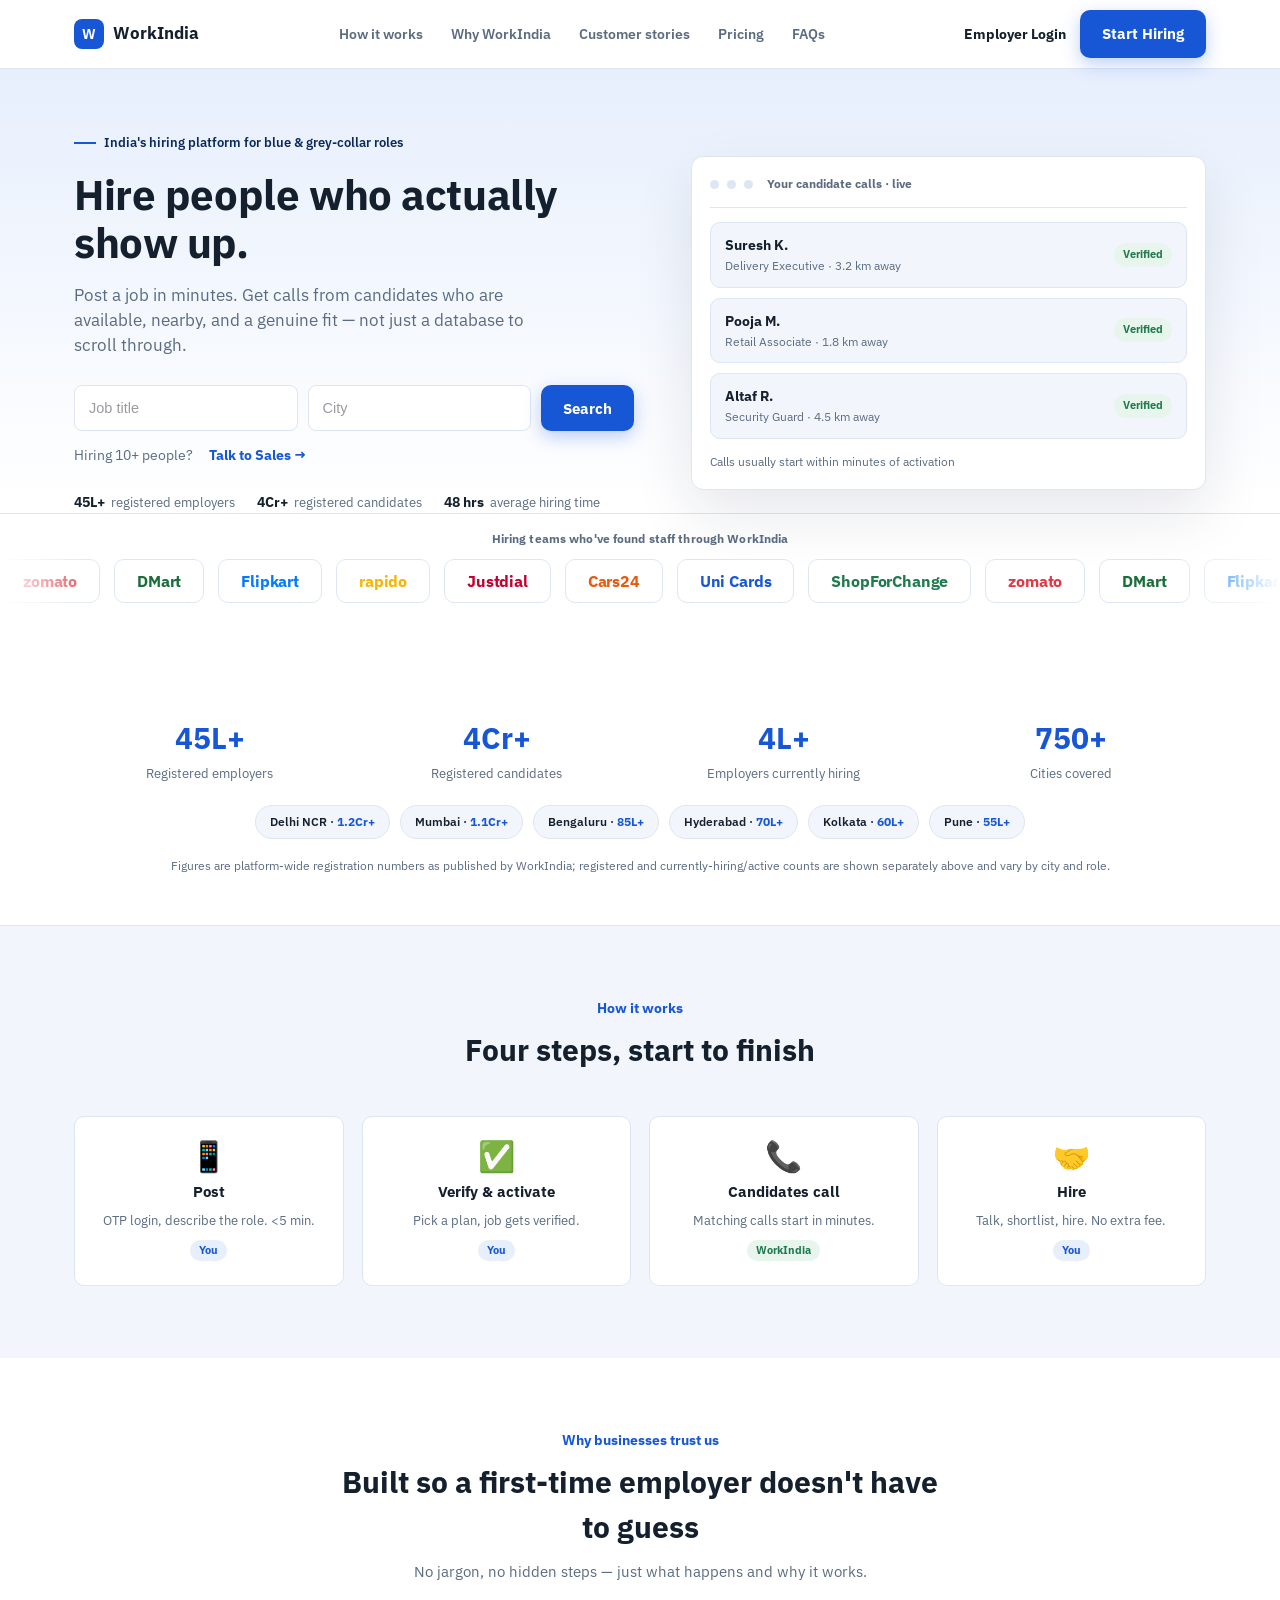
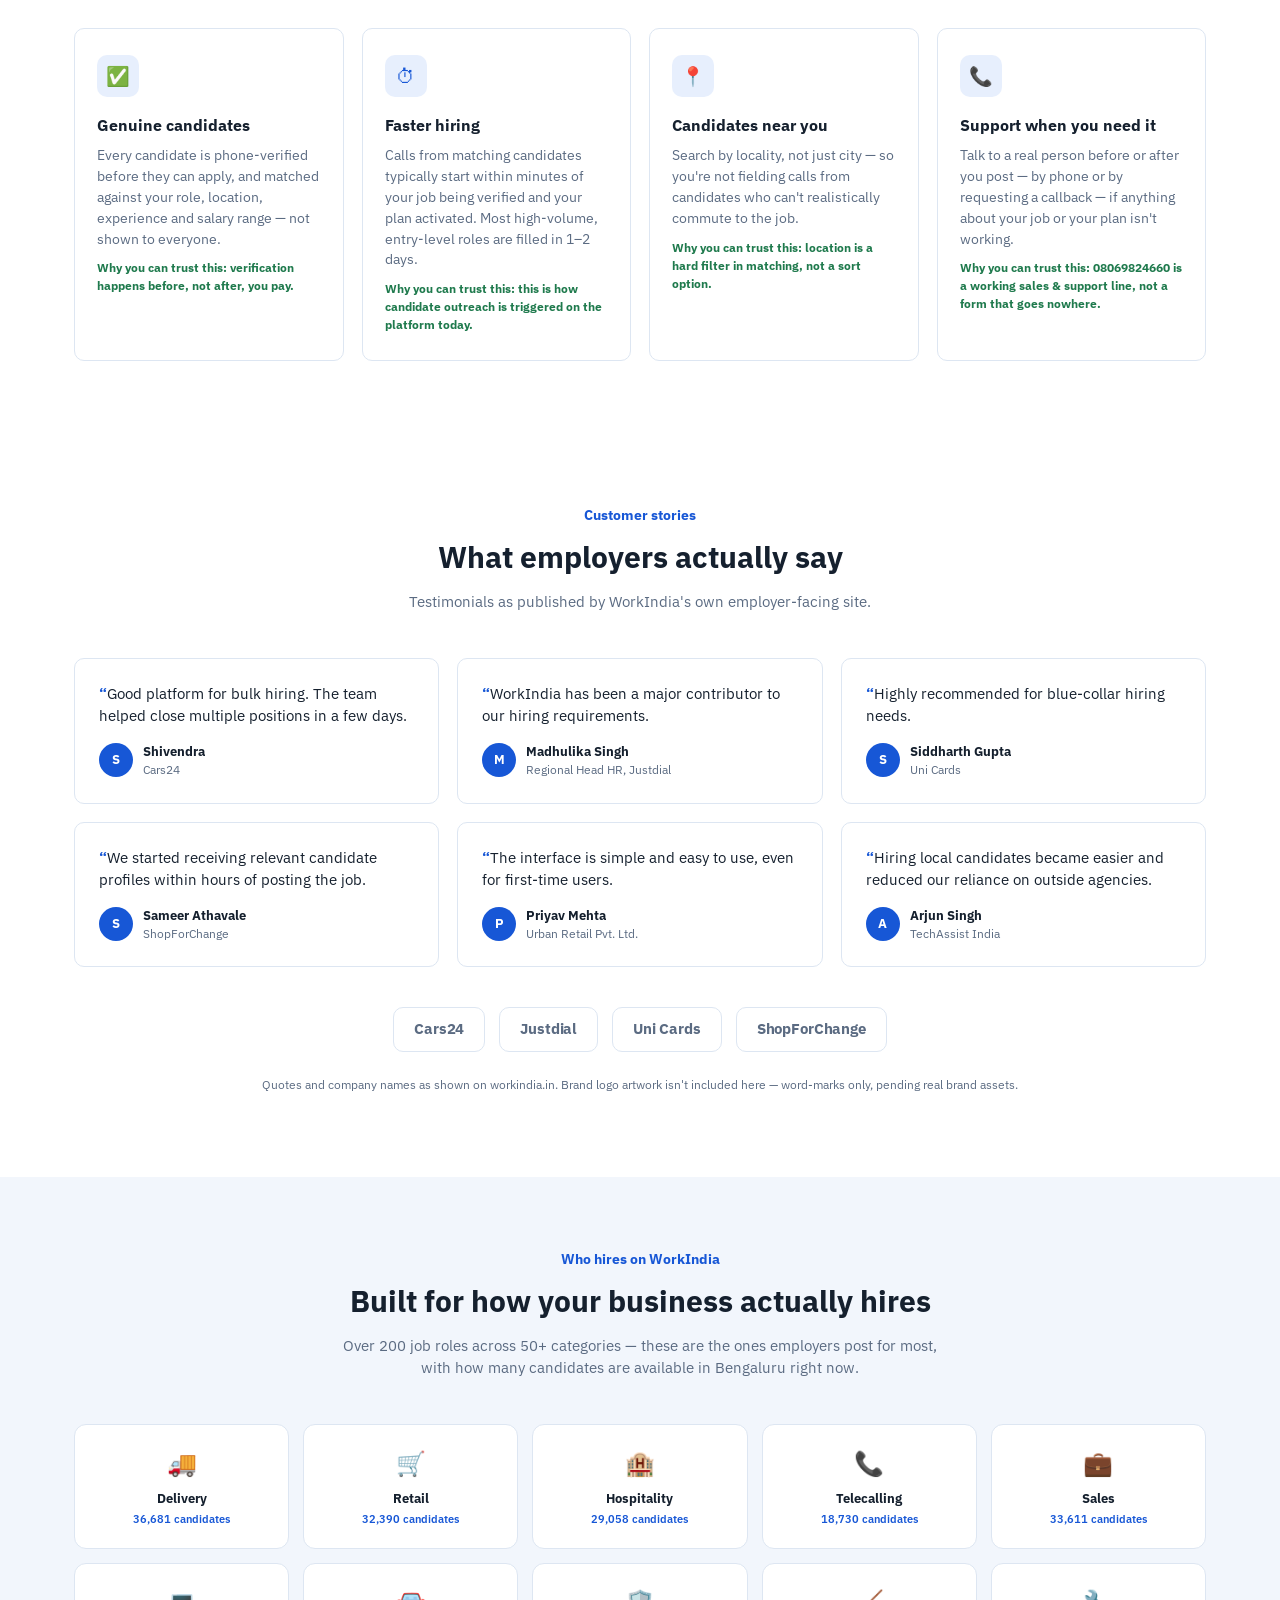
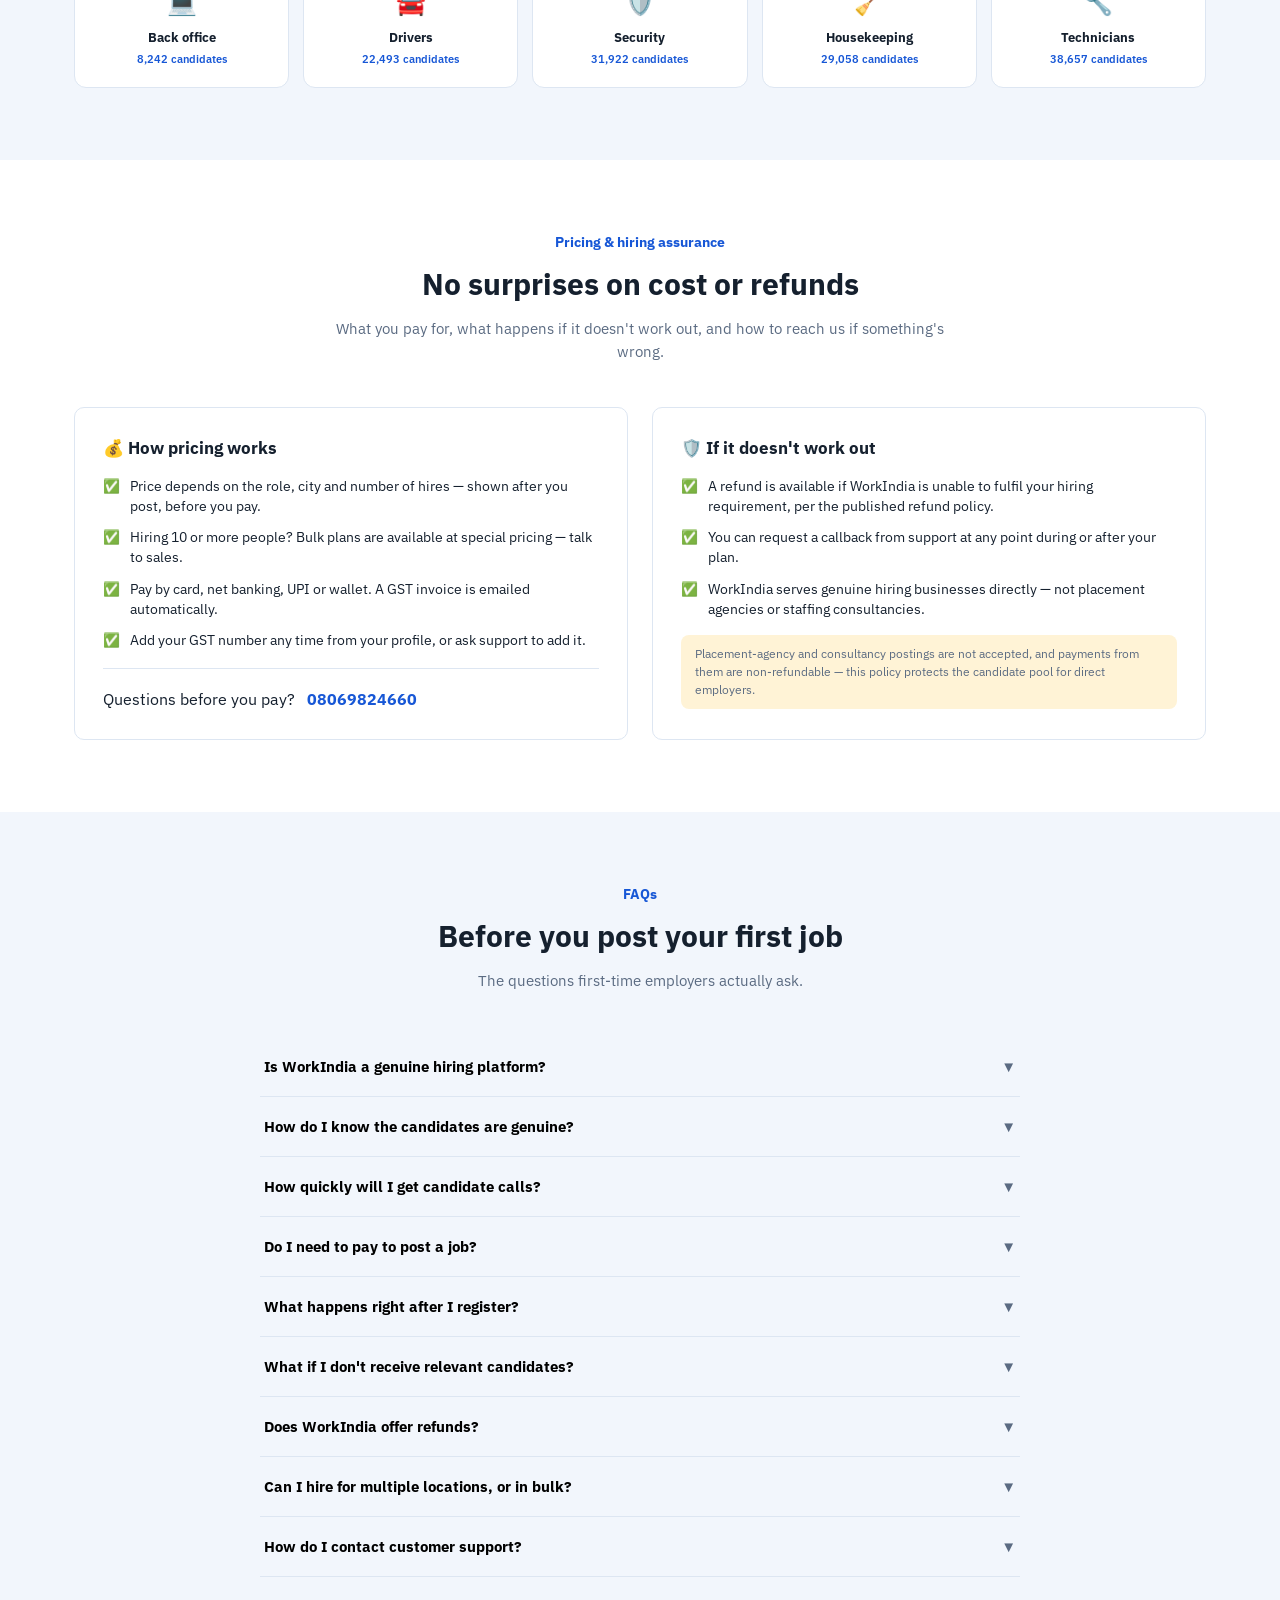
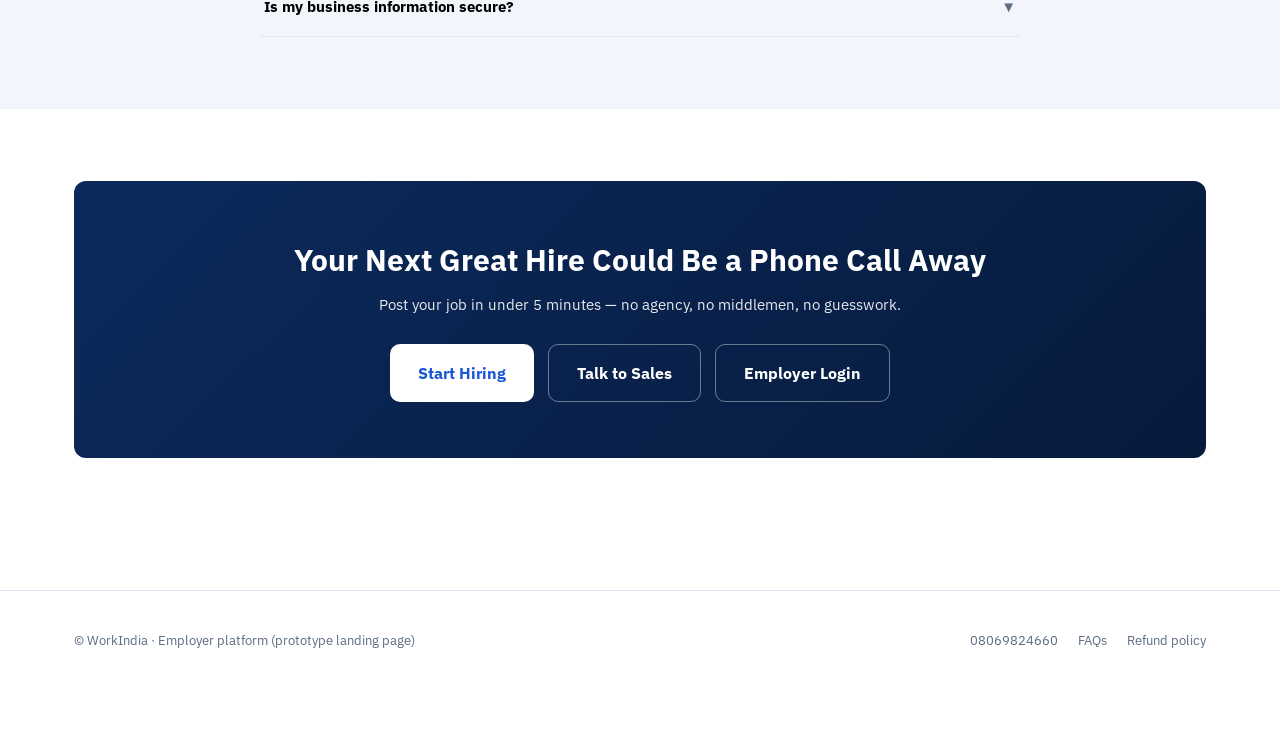
<file: index.html>
<!DOCTYPE html>
<html lang="en">
<head>
<meta charset="UTF-8">
<meta name="viewport" content="width=device-width, initial-scale=1.0">
<title>WorkIndia for Employers — Hire Verified Blue-Collar Talent, Fast</title>
<meta name="description" content="Post a job in minutes and get calls from genuine, verified candidates near you. Trusted by lakhs of Indian businesses to hire delivery, retail, security, hospitality and field staff.">
<link rel="preconnect" href="https://fonts.googleapis.com">
<link rel="preconnect" href="https://fonts.gstatic.com" crossorigin>
<link href="https://fonts.googleapis.com/css2?family=IBM+Plex+Sans:wght@400;500;600;700;800&display=swap" rel="stylesheet">
<link rel="stylesheet" href="css/style.css">
</head>
<body>

<nav class="nav">
  <div class="wrap nav-row">
    <a href="#top" class="nav-brand"><span class="nav-mark">W</span> WorkIndia</a>
    <div class="nav-links">
      <a href="#how-it-works">How it works</a>
      <a href="#why-workindia">Why WorkIndia</a>
      <a href="#stories">Customer stories</a>
      <a href="#pricing">Pricing</a>
      <a href="#faq">FAQs</a>
    </div>
    <div class="nav-cta">
      <a href="app/" class="nav-login">Employer Login</a>
      <a href="app/?role=&city=" class="btn btn-primary">Start Hiring</a>
    </div>
    <button class="nav-toggle" id="navToggle" aria-label="Menu">&#9776;</button>
  </div>
</nav>

<header class="hero" id="top">
  <div class="wrap hero-grid">
    <div>
      <span class="hero-eyebrow">India's hiring platform for blue &amp; grey-collar roles</span>
      <h1>Hire people who actually show up.</h1>
      <p class="hero-sub">Post a job in minutes. Get calls from candidates who are available, nearby, and a genuine fit — not just a database to scroll through.</p>

      <form class="hero-form" id="hero-form">
        <input type="text" placeholder="Job title" id="heroRole" list="heroRoleList">
        <input type="text" placeholder="City" id="heroCity" list="heroCityList">
        <button type="submit" class="btn btn-primary">Search</button>
      </form>
      <datalist id="heroRoleList">
        <option value="Delivery Executive"><option value="Driver"><option value="Security Guard">
        <option value="Telecaller"><option value="Retail Associate"><option value="Warehouse Picker">
        <option value="Housekeeping Staff"><option value="Field Sales Executive"><option value="Technician">
        <option value="Back Office Executive">
      </datalist>
      <datalist id="heroCityList">
        <option value="Mumbai"><option value="Delhi NCR"><option value="Bengaluru"><option value="Hyderabad">
        <option value="Pune"><option value="Kolkata"><option value="Chennai"><option value="Ahmedabad">
      </datalist>
      <div class="hero-ctas-sec">
        <span>Hiring 10+ people?</span>
        <a href="tel:08069824660">Talk to Sales &rarr;</a>
      </div>

      <div class="hero-trust">
        <div class="ht-item"><b>45L+</b> registered employers</div>
        <div class="ht-item"><b>4Cr+</b> registered candidates</div>
        <div class="ht-item"><b>48 hrs</b> average hiring time</div>
      </div>
    </div>

    <div class="hero-visual" aria-hidden="true">
      <div class="hv-bar"><span class="hv-dot"></span><span class="hv-dot"></span><span class="hv-dot"></span><span class="hv-title">Your candidate calls &middot; live</span></div>
      <div class="hv-row"><div><div class="name">Suresh K.</div><div class="meta">Delivery Executive &middot; 3.2 km away</div></div><span class="hv-tag">Verified</span></div>
      <div class="hv-row"><div><div class="name">Pooja M.</div><div class="meta">Retail Associate &middot; 1.8 km away</div></div><span class="hv-tag">Verified</span></div>
      <div class="hv-row"><div><div class="name">Altaf R.</div><div class="meta">Security Guard &middot; 4.5 km away</div></div><span class="hv-tag">Verified</span></div>
      <div class="hv-foot"><span>Calls usually start within minutes of activation</span></div>
    </div>
  </div>

  <div class="employer-ticker" aria-label="Companies that have hired through WorkIndia">
    <div class="employer-ticker-label">Hiring teams who've found staff through WorkIndia</div>
    <div class="ticker-mask">
      <div class="ticker-track">
        <span class="emp-chip" style="--b:#E23744;">zomato</span>
        <span class="emp-chip" style="--b:#1B6E3C;">DMart</span>
        <span class="emp-chip" style="--b:#047BFF;">Flipkart</span>
        <span class="emp-chip" style="--b:#F7B500;">rapido</span>
        <span class="emp-chip" style="--b:#C3002F;">Justdial</span>
        <span class="emp-chip" style="--b:#EA580C;">Cars24</span>
        <span class="emp-chip" style="--b:#1757D6;">Uni Cards</span>
        <span class="emp-chip" style="--b:#1F7A4D;">ShopForChange</span>
        <!-- duplicated for a seamless loop -->
        <span class="emp-chip" style="--b:#E23744;">zomato</span>
        <span class="emp-chip" style="--b:#1B6E3C;">DMart</span>
        <span class="emp-chip" style="--b:#047BFF;">Flipkart</span>
        <span class="emp-chip" style="--b:#F7B500;">rapido</span>
        <span class="emp-chip" style="--b:#C3002F;">Justdial</span>
        <span class="emp-chip" style="--b:#EA580C;">Cars24</span>
        <span class="emp-chip" style="--b:#1757D6;">Uni Cards</span>
        <span class="emp-chip" style="--b:#1F7A4D;">ShopForChange</span>
      </div>
    </div>
  </div>
</header>

<section class="proof">
  <div class="wrap">
    <div class="proof-grid">
      <div class="proof-stat"><div class="num">45L+</div><div class="lbl">Registered employers</div></div>
      <div class="proof-stat"><div class="num">4Cr+</div><div class="lbl">Registered candidates</div></div>
      <div class="proof-stat"><div class="num">4L+</div><div class="lbl">Employers currently hiring</div></div>
      <div class="proof-stat"><div class="num">750+</div><div class="lbl">Cities covered</div></div>
    </div>
    <div class="city-strip">
      <span class="city-chip">Delhi NCR &middot; <b>1.2Cr+</b></span>
      <span class="city-chip">Mumbai &middot; <b>1.1Cr+</b></span>
      <span class="city-chip">Bengaluru &middot; <b>85L+</b></span>
      <span class="city-chip">Hyderabad &middot; <b>70L+</b></span>
      <span class="city-chip">Kolkata &middot; <b>60L+</b></span>
      <span class="city-chip">Pune &middot; <b>55L+</b></span>
    </div>
    <p class="proof-note">Figures are platform-wide registration numbers as published by WorkIndia; registered and currently-hiring/active counts are shown separately above and vary by city and role.</p>
  </div>
</section>

<section class="section section-soft" id="how-it-works">
  <div class="wrap">
    <div class="sec-head">
      <div class="sec-kicker">How it works</div>
      <h2>Four steps, start to finish</h2>
    </div>
    <div class="steps steps-icon">
      <div class="step">
        <div class="step-ic">&#128241;</div>
        <h3>Post</h3>
        <p>OTP login, describe the role. &lt;5 min.</p>
        <span class="step-who you">You</span>
      </div>
      <div class="step">
        <div class="step-ic">&#9989;</div>
        <h3>Verify &amp; activate</h3>
        <p>Pick a plan, job gets verified.</p>
        <span class="step-who you">You</span>
      </div>
      <div class="step">
        <div class="step-ic">&#128222;</div>
        <h3>Candidates call</h3>
        <p>Matching calls start in minutes.</p>
        <span class="step-who wi">WorkIndia</span>
      </div>
      <div class="step">
        <div class="step-ic">&#129309;</div>
        <h3>Hire</h3>
        <p>Talk, shortlist, hire. No extra fee.</p>
        <span class="step-who you">You</span>
      </div>
    </div>
  </div>
</section>

<section class="section" id="why-workindia">
  <div class="wrap">
    <div class="sec-head">
      <div class="sec-kicker">Why businesses trust us</div>
      <h2>Built so a first-time employer doesn't have to guess</h2>
      <p>No jargon, no hidden steps — just what happens and why it works.</p>
    </div>
    <div class="pillars">
      <div class="pillar">
        <div class="pillar-ic">&#9989;</div>
        <h3>Genuine candidates</h3>
        <p>Every candidate is phone-verified before they can apply, and matched against your role, location, experience and salary range — not shown to everyone.</p>
        <div class="reason">Why you can trust this: verification happens before, not after, you pay.</div>
      </div>
      <div class="pillar">
        <div class="pillar-ic">&#9201;</div>
        <h3>Faster hiring</h3>
        <p>Calls from matching candidates typically start within minutes of your job being verified and your plan activated. Most high-volume, entry-level roles are filled in 1&ndash;2 days.</p>
        <div class="reason">Why you can trust this: this is how candidate outreach is triggered on the platform today.</div>
      </div>
      <div class="pillar">
        <div class="pillar-ic">&#128205;</div>
        <h3>Candidates near you</h3>
        <p>Search by locality, not just city — so you're not fielding calls from candidates who can't realistically commute to the job.</p>
        <div class="reason">Why you can trust this: location is a hard filter in matching, not a sort option.</div>
      </div>
      <div class="pillar">
        <div class="pillar-ic">&#128222;</div>
        <h3>Support when you need it</h3>
        <p>Talk to a real person before or after you post — by phone or by requesting a callback — if anything about your job or your plan isn't working.</p>
        <div class="reason">Why you can trust this: <a href="tel:08069824660">08069824660</a> is a working sales &amp; support line, not a form that goes nowhere.</div>
      </div>
    </div>
  </div>
</section>

<section class="section" id="stories">
  <div class="wrap">
    <div class="sec-head">
      <div class="sec-kicker">Customer stories</div>
      <h2>What employers actually say</h2>
      <p>Testimonials as published by WorkIndia's own employer-facing site.</p>
    </div>
    <div class="testi-grid">
      <div class="testi-card">
        <div class="testi-quote">Good platform for bulk hiring. The team helped close multiple positions in a few days.</div>
        <div class="testi-who"><div class="testi-avatar">S</div><div><div class="testi-name">Shivendra</div><div class="testi-role">Cars24</div></div></div>
      </div>
      <div class="testi-card">
        <div class="testi-quote">WorkIndia has been a major contributor to our hiring requirements.</div>
        <div class="testi-who"><div class="testi-avatar">M</div><div><div class="testi-name">Madhulika Singh</div><div class="testi-role">Regional Head HR, Justdial</div></div></div>
      </div>
      <div class="testi-card">
        <div class="testi-quote">Highly recommended for blue-collar hiring needs.</div>
        <div class="testi-who"><div class="testi-avatar">S</div><div><div class="testi-name">Siddharth Gupta</div><div class="testi-role">Uni Cards</div></div></div>
      </div>
      <div class="testi-card">
        <div class="testi-quote">We started receiving relevant candidate profiles within hours of posting the job.</div>
        <div class="testi-who"><div class="testi-avatar">S</div><div><div class="testi-name">Sameer Athavale</div><div class="testi-role">ShopForChange</div></div></div>
      </div>
      <div class="testi-card">
        <div class="testi-quote">The interface is simple and easy to use, even for first-time users.</div>
        <div class="testi-who"><div class="testi-avatar">P</div><div><div class="testi-name">Priyav Mehta</div><div class="testi-role">Urban Retail Pvt. Ltd.</div></div></div>
      </div>
      <div class="testi-card">
        <div class="testi-quote">Hiring local candidates became easier and reduced our reliance on outside agencies.</div>
        <div class="testi-who"><div class="testi-avatar">A</div><div><div class="testi-name">Arjun Singh</div><div class="testi-role">TechAssist India</div></div></div>
      </div>
    </div>
    <div class="logo-strip">
      <span class="logo-chip">Cars24</span>
      <span class="logo-chip">Justdial</span>
      <span class="logo-chip">Uni Cards</span>
      <span class="logo-chip">ShopForChange</span>
    </div>
    <p class="testi-source">Quotes and company names as shown on workindia.in. Brand logo artwork isn't included here — word-marks only, pending real brand assets.</p>
  </div>
</section>

<section class="section section-soft">
  <div class="wrap">
    <div class="sec-head">
      <div class="sec-kicker">Who hires on WorkIndia</div>
      <h2>Built for how your business actually hires</h2>
      <p>Over 200 job roles across 50+ categories — these are the ones employers post for most, with how many candidates are available in Bengaluru right now.</p>
    </div>
    <div class="cat-grid">
      <div class="cat-card"><div class="cat-ic">&#128666;</div><span>Delivery</span><span class="cat-count">36,681 candidates</span></div>
      <div class="cat-card"><div class="cat-ic">&#128722;</div><span>Retail</span><span class="cat-count">32,390 candidates</span></div>
      <div class="cat-card"><div class="cat-ic">&#127976;</div><span>Hospitality</span><span class="cat-count">29,058 candidates</span></div>
      <div class="cat-card"><div class="cat-ic">&#128222;</div><span>Telecalling</span><span class="cat-count">18,730 candidates</span></div>
      <div class="cat-card"><div class="cat-ic">&#128188;</div><span>Sales</span><span class="cat-count">33,611 candidates</span></div>
      <div class="cat-card"><div class="cat-ic">&#128187;</div><span>Back office</span><span class="cat-count">8,242 candidates</span></div>
      <div class="cat-card"><div class="cat-ic">&#128664;</div><span>Drivers</span><span class="cat-count">22,493 candidates</span></div>
      <div class="cat-card"><div class="cat-ic">&#128737;&#65039;</div><span>Security</span><span class="cat-count">31,922 candidates</span></div>
      <div class="cat-card"><div class="cat-ic">&#129529;</div><span>Housekeeping</span><span class="cat-count">29,058 candidates</span></div>
      <div class="cat-card"><div class="cat-ic">&#128295;</div><span>Technicians</span><span class="cat-count">38,657 candidates</span></div>
    </div>
  </div>
</section>

<section class="section" id="pricing">
  <div class="wrap">
    <div class="sec-head">
      <div class="sec-kicker">Pricing &amp; hiring assurance</div>
      <h2>No surprises on cost or refunds</h2>
      <p>What you pay for, what happens if it doesn't work out, and how to reach us if something's wrong.</p>
    </div>
    <div class="assure-grid">
      <div class="assure-card">
        <h3>&#128176; How pricing works</h3>
        <ul class="assure-list">
          <li><span class="ic">&#9989;</span> Price depends on the role, city and number of hires &mdash; shown after you post, before you pay.</li>
          <li><span class="ic">&#9989;</span> Hiring 10 or more people? Bulk plans are available at special pricing &mdash; talk to sales.</li>
          <li><span class="ic">&#9989;</span> Pay by card, net banking, UPI or wallet. A GST invoice is emailed automatically.</li>
          <li><span class="ic">&#9989;</span> Add your GST number any time from your profile, or ask support to add it.</li>
        </ul>
        <div class="assure-call"><span>Questions before you pay?</span> <a href="tel:08069824660" class="num">08069824660</a></div>
      </div>
      <div class="assure-card">
        <h3>&#128737;&#65039; If it doesn't work out</h3>
        <ul class="assure-list">
          <li><span class="ic">&#9989;</span> A refund is available if WorkIndia is unable to fulfil your hiring requirement, per the published refund policy.</li>
          <li><span class="ic">&#9989;</span> You can request a callback from support at any point during or after your plan.</li>
          <li><span class="ic">&#9989;</span> WorkIndia serves genuine hiring businesses directly &mdash; not placement agencies or staffing consultancies.</li>
        </ul>
        <div class="assure-note">Placement-agency and consultancy postings are not accepted, and payments from them are non-refundable &mdash; this policy protects the candidate pool for direct employers.</div>
      </div>
    </div>
  </div>
</section>

<section class="section section-soft" id="faq">
  <div class="wrap">
    <div class="sec-head">
      <div class="sec-kicker">FAQs</div>
      <h2>Before you post your first job</h2>
      <p>The questions first-time employers actually ask.</p>
    </div>
    <div class="faq-list" id="faqList">
      <div class="faq-item">
        <button class="faq-q">Is WorkIndia a genuine hiring platform?<span class="chev">&#9660;</span></button>
        <div class="faq-a"><div class="faq-a-inner">Yes &mdash; WorkIndia is used by lakhs of registered employers across India, from small shops to companies like Cars24 and Justdial, to hire blue and grey-collar staff directly, without going through a staffing agency.</div></div>
      </div>
      <div class="faq-item">
        <button class="faq-q">How do I know the candidates are genuine?<span class="chev">&#9660;</span></button>
        <div class="faq-a"><div class="faq-a-inner">Candidates are phone-verified and only shown jobs that match their location, experience and salary expectations &mdash; so the people who see your job, and the people who call you, have already been filtered for fit.</div></div>
      </div>
      <div class="faq-item">
        <button class="faq-q">How quickly will I get candidate calls?<span class="chev">&#9660;</span></button>
        <div class="faq-a"><div class="faq-a-inner">Usually within minutes of your job being verified and your plan activated. Most high-volume, entry-level roles are filled within 1&ndash;2 days.</div></div>
      </div>
      <div class="faq-item">
        <button class="faq-q">Do I need to pay to post a job?<span class="chev">&#9660;</span></button>
        <div class="faq-a"><div class="faq-a-inner">Posting itself is free. You choose and pay for a plan when you're ready for candidates to start reaching out &mdash; pricing depends on role, city and hire count.</div></div>
      </div>
      <div class="faq-item">
        <button class="faq-q">What happens right after I register?<span class="chev">&#9660;</span></button>
        <div class="faq-a"><div class="faq-a-inner">You verify your number by OTP, describe the role, choose a plan, and your job goes through a quick verification check before candidates start calling.</div></div>
      </div>
      <div class="faq-item">
        <button class="faq-q">What if I don't receive relevant candidates?<span class="chev">&#9660;</span></button>
        <div class="faq-a"><div class="faq-a-inner">Contact support &mdash; by phone or callback request &mdash; and if WorkIndia is unable to fulfil your hiring requirement, a refund is available per the published refund policy.</div></div>
      </div>
      <div class="faq-item">
        <button class="faq-q">Does WorkIndia offer refunds?<span class="chev">&#9660;</span></button>
        <div class="faq-a"><div class="faq-a-inner">Yes, if your hiring requirement can't be fulfilled. Placement agencies and staffing consultancies are not eligible, as WorkIndia is built for direct employers.</div></div>
      </div>
      <div class="faq-item">
        <button class="faq-q">Can I hire for multiple locations, or in bulk?<span class="chev">&#9660;</span></button>
        <div class="faq-a"><div class="faq-a-inner">Yes. For 10 or more hires, bulk plans at special pricing are available &mdash; contact sales or request a callback to set this up.</div></div>
      </div>
      <div class="faq-item">
        <button class="faq-q">How do I contact customer support?<span class="chev">&#9660;</span></button>
        <div class="faq-a"><div class="faq-a-inner">Call <a href="tel:08069824660">08069824660</a>, or request a callback from within your account &mdash; a real person will get in touch.</div></div>
      </div>
      <div class="faq-item">
        <button class="faq-q">Is my business information secure?<span class="chev">&#9660;</span></button>
        <div class="faq-a"><div class="faq-a-inner">Your registration and payment details are used only to run your hiring plan and send your GST invoice &mdash; they aren't shared with candidates or other employers.</div></div>
      </div>
    </div>
  </div>
</section>

<section class="section">
  <div class="wrap">
    <div class="final-cta">
      <h2>Your Next Great Hire Could Be a Phone Call Away</h2>
      <p>Post your job in under 5 minutes &mdash; no agency, no middlemen, no guesswork.</p>
      <div class="final-ctas">
        <a href="#hero-form" class="btn btn-primary btn-lg">Start Hiring</a>
        <a href="tel:08069824660" class="btn btn-ghost btn-lg">Talk to Sales</a>
        <a href="app/" class="btn btn-ghost btn-lg">Employer Login</a>
      </div>
    </div>
  </div>
</section>

<footer class="foot">
  <div class="wrap foot-row">
    <span>&copy; WorkIndia &middot; Employer platform (prototype landing page)</span>
    <div class="foot-links">
      <a href="tel:08069824660">08069824660</a>
      <a href="#faq">FAQs</a>
      <a href="#pricing">Refund policy</a>
    </div>
  </div>
</footer>

<div class="sticky-cta">
  <a href="#hero-form" class="btn btn-primary btn-block">Start Hiring &mdash; Post a Job Free</a>
</div>

<script src="js/script.js"></script>
</body>
</html>
</file>
<file: css/style.css>
:root {
  --ink: #15202E;
  --muted: #5B6B82;
  --bg: #FFFFFF;
  --bg-soft: #F2F6FC;
  --border: #DDE6F2;
  --primary: #1757D6;
  --primary-dark: #103F9E;
  --primary-light: #E7EFFD;
  --navy: #0B2A5C;
  --navy-dark: #071A3C;
  --success: #1F7A4D;
  --success-light: #E7F5EC;
  --warn-light: #FFF3D6;
  --radius: 10px;
  --maxw: 1180px;
}

* { box-sizing: border-box; }
html { scroll-behavior: smooth; }
body {
  margin: 0; font-family: "IBM Plex Sans", -apple-system, "Segoe UI", Roboto, sans-serif;
  color: var(--ink); background: var(--bg); -webkit-font-smoothing: antialiased; line-height: 1.5;
}
img, svg { display: block; max-width: 100%; }
a { color: inherit; text-decoration: none; }
button { font-family: inherit; cursor: pointer; }
.wrap { max-width: var(--maxw); margin: 0 auto; padding: 0 24px; }
.sr-only { position: absolute; width: 1px; height: 1px; overflow: hidden; clip: rect(0,0,0,0); }

/* ---------- Buttons ---------- */
.btn { display: inline-flex; align-items: center; justify-content: center; gap: 8px; border-radius: 10px; font-weight: 700; font-size: 14.5px; padding: 13px 22px; border: none; transition: transform .12s ease, box-shadow .12s ease; }
.btn:active { transform: translateY(1px); }
.btn-primary { background: var(--primary); color: #fff; box-shadow: 0 6px 18px rgba(23,87,214,.28); }
.btn-primary:hover { background: var(--primary-dark); }
.btn-secondary { background: #fff; color: var(--primary); border: 1.5px solid var(--primary); }
.btn-ghost { background: transparent; color: var(--ink); border: 1.5px solid var(--border); }
.btn-lg { padding: 16px 28px; font-size: 16px; }
.btn-block { width: 100%; }

/* ---------- Nav ---------- */
.nav { position: sticky; top: 0; z-index: 50; background: rgba(255,255,255,.92); backdrop-filter: blur(8px); border-bottom: 1px solid var(--border); }
.nav-row { display: flex; align-items: center; justify-content: space-between; height: 68px; }
.nav-brand { display: flex; align-items: center; gap: 9px; font-weight: 800; font-size: 17px; }
.nav-mark { width: 30px; height: 30px; border-radius: 8px; background: var(--primary); color: #fff; display: flex; align-items: center; justify-content: center; font-weight: 800; font-size: 14px; }
.nav-links { display: flex; align-items: center; gap: 28px; font-size: 14px; font-weight: 600; color: var(--muted); }
.nav-links a:hover { color: var(--ink); }
.nav-cta { display: flex; align-items: center; gap: 14px; }
.nav-login { font-size: 14px; font-weight: 700; color: var(--ink); }
.nav-toggle { display: none; background: none; border: none; font-size: 22px; }

/* ---------- Hero ---------- */
.hero { padding: 64px 0 56px; background: linear-gradient(180deg, var(--primary-light) 0%, #fff 72%); }
.hero-grid { display: grid; grid-template-columns: 1.05fr .95fr; gap: 48px; align-items: center; }
.hero-eyebrow { display: flex; align-items: center; gap: 8px; font-size: 13px; font-weight: 600; color: var(--navy); margin-bottom: 18px; }
.hero-eyebrow::before { content: ""; width: 22px; height: 2px; background: var(--primary); flex: 0 0 auto; }
.hero h1 { font-size: 42px; line-height: 1.15; font-weight: 800; margin: 0 0 16px; letter-spacing: -.01em; }
.hero-sub { font-size: 16.5px; color: var(--muted); max-width: 480px; margin: 0 0 28px; }
.hero-form { display: flex; gap: 10px; max-width: 560px; margin-bottom: 14px; }
.hero-form input { flex: 1 1 180px; min-width: 150px; padding: 14px 14px; border-radius: 8px; border: 1.5px solid var(--border); font-size: 14.5px; }
.hero-form input::placeholder { color: #9A9B9F; }
.hero-form input:focus { outline: none; border-color: var(--primary); }
.hero-form button { flex: 0 0 auto; white-space: nowrap; }
.hero-ctas-sec { display: flex; gap: 16px; align-items: center; font-size: 13.5px; color: var(--muted); margin-bottom: 26px; }
.hero-ctas-sec a { font-weight: 700; color: var(--primary); }
.hero-trust { display: flex; gap: 22px; flex-wrap: wrap; }
.hero-trust .ht-item { font-size: 12.5px; color: var(--muted); display: flex; align-items: center; gap: 6px; }
.hero-trust b { color: var(--ink); font-size: 14px; }

.hero-visual { background: #fff; border: 1px solid var(--border); border-radius: 12px; box-shadow: 0 24px 60px rgba(20,30,60,.10); padding: 18px; }
.hv-bar { display: flex; align-items: center; gap: 8px; padding-bottom: 14px; border-bottom: 1px solid var(--border); margin-bottom: 14px; }
.hv-dot { width: 9px; height: 9px; border-radius: 50%; background: var(--border); }
.hv-title { font-size: 12px; font-weight: 700; color: var(--muted); margin-left: 6px; }
.hv-row { display: flex; align-items: center; justify-content: space-between; background: var(--bg-soft); border: 1px solid var(--border); border-radius: 10px; padding: 12px 14px; margin-bottom: 10px; }
.hv-row .name { font-weight: 700; font-size: 13.5px; }
.hv-row .meta { font-size: 11.5px; color: var(--muted); margin-top: 2px; }
.hv-tag { font-size: 10.5px; font-weight: 700; background: var(--success-light); color: var(--success); padding: 4px 9px; border-radius: 999px; }
.hv-foot { display: flex; justify-content: space-between; align-items: center; margin-top: 14px; font-size: 12px; color: var(--muted); }

/* ---------- Employer logo ticker (first fold) ---------- */
.employer-ticker { border-top: 1px solid var(--border); background: #fff; padding: 16px 0; overflow: hidden; }
.employer-ticker-label { text-align: center; font-size: 11.5px; font-weight: 700; color: var(--muted); letter-spacing: .01em; margin-bottom: 12px; }
.ticker-mask { position: relative; -webkit-mask-image: linear-gradient(90deg, transparent, #000 8%, #000 92%, transparent); mask-image: linear-gradient(90deg, transparent, #000 8%, #000 92%, transparent); }
.ticker-mask .ticker-track { display: flex; align-items: center; gap: 14px; width: max-content; animation: emp-scroll 26s linear infinite; }
.ticker-mask:hover .ticker-track { animation-play-state: paused; }
.emp-chip { flex: 0 0 auto; font-weight: 800; font-size: 16px; letter-spacing: -.01em; color: var(--b, var(--primary)); background: #fff; border: 1.5px solid var(--border); border-radius: 10px; padding: 9px 22px; white-space: nowrap; }
@keyframes emp-scroll { from { transform: translateX(0); } to { transform: translateX(-50%); } }

/* ---------- Social proof ---------- */
.proof { padding: 40px 0; border-bottom: 1px solid var(--border); }
.proof-grid { display: grid; grid-template-columns: repeat(4, 1fr); gap: 16px; text-align: center; }
.proof-stat .num { font-size: 30px; font-weight: 800; color: var(--primary); }
.proof-stat .lbl { font-size: 12.5px; color: var(--muted); margin-top: 4px; }
.proof-note { text-align: center; font-size: 11.5px; color: var(--muted); margin-top: 18px; }

.city-strip { display: flex; gap: 10px; flex-wrap: wrap; justify-content: center; margin-top: 22px; }
.city-chip { font-size: 12px; font-weight: 600; background: var(--bg-soft); border: 1px solid var(--border); padding: 7px 14px; border-radius: 999px; }
.city-chip b { color: var(--primary); }

/* ---------- Section shared ---------- */
.section { padding: 72px 0; }
.section-soft { background: var(--bg-soft); }
.sec-head { text-align: center; max-width: 620px; margin: 0 auto 44px; }
.sec-kicker { font-size: 14px; font-weight: 700; color: var(--primary); margin-bottom: 8px; }
.sec-head h2 { font-size: 30px; font-weight: 800; margin: 0 0 12px; }
.sec-head p { color: var(--muted); font-size: 15px; margin: 0; }

/* ---------- Trust pillars ---------- */
.pillars { display: grid; grid-template-columns: repeat(4, 1fr); gap: 18px; }
.pillar { background: #fff; border: 1px solid var(--border); border-radius: var(--radius); padding: 26px 22px; }
.pillar-ic { width: 42px; height: 42px; border-radius: 10px; background: var(--primary-light); color: var(--primary); display: flex; align-items: center; justify-content: center; font-size: 19px; margin-bottom: 16px; }
.pillar h3 { font-size: 16px; margin: 0 0 8px; }
.pillar p { font-size: 13.5px; color: var(--muted); margin: 0 0 10px; line-height: 1.55; }
.pillar .reason { font-size: 12px; color: var(--success); font-weight: 700; }

/* ---------- Steps ---------- */
.steps { display: grid; grid-template-columns: repeat(4, 1fr); gap: 18px; position: relative; }
.step { background: #fff; border: 1px solid var(--border); border-radius: var(--radius); padding: 24px 20px; position: relative; }
.step-num { width: 30px; height: 30px; border-radius: 50%; background: var(--primary); color: #fff; font-weight: 800; font-size: 13px; display: flex; align-items: center; justify-content: center; margin-bottom: 14px; }
.step h3 { font-size: 15px; margin: 0 0 7px; }
.step p { font-size: 13px; color: var(--muted); margin: 0; line-height: 1.5; }
.step-who { display: inline-block; margin-top: 10px; font-size: 10.5px; font-weight: 700; padding: 3px 9px; border-radius: 999px; }
.step-who.you { background: var(--primary-light); color: var(--primary); }
.step-who.wi { background: var(--success-light); color: var(--success); }

/* Icon-led, terse variant used in the second fold */
.steps-icon .step { text-align: center; }
.steps-icon .step-ic { font-size: 30px; line-height: 1; margin-bottom: 10px; }
.steps-icon .step h3 { font-size: 15px; }
.steps-icon .step p { font-size: 12.5px; }

/* ---------- Testimonials ---------- */
.testi-grid { display: grid; grid-template-columns: repeat(3, 1fr); gap: 18px; }
.testi-card { background: #fff; border: 1px solid var(--border); border-radius: var(--radius); padding: 24px; display: flex; flex-direction: column; gap: 14px; }
.testi-quote { font-size: 14.5px; line-height: 1.55; color: var(--ink); }
.testi-quote::before { content: "\201C"; color: var(--primary); font-weight: 800; }
.testi-who { display: flex; align-items: center; gap: 10px; margin-top: auto; }
.testi-avatar { width: 34px; height: 34px; border-radius: 50%; background: var(--primary); color: #fff; font-weight: 700; font-size: 13px; display: flex; align-items: center; justify-content: center; flex: 0 0 auto; }
.testi-name { font-size: 13px; font-weight: 700; }
.testi-role { font-size: 11.5px; color: var(--muted); }
.testi-source { text-align: center; font-size: 11.5px; color: var(--muted); margin-top: 24px; }

.logo-strip { display: flex; flex-wrap: wrap; justify-content: center; gap: 14px; margin-top: 40px; }
.logo-chip { font-weight: 800; font-size: 15px; color: var(--muted); letter-spacing: -.01em; background: #fff; border: 1px solid var(--border); border-radius: 10px; padding: 10px 20px; }

/* ---------- Categories ---------- */
.cat-grid { display: grid; grid-template-columns: repeat(5, 1fr); gap: 14px; }
.cat-card { background: #fff; border: 1px solid var(--border); border-radius: 12px; padding: 20px 14px; text-align: center; transition: border-color .15s ease, transform .15s ease; }
.cat-card:hover { border-color: var(--primary); transform: translateY(-2px); }
.cat-ic { font-size: 24px; margin-bottom: 8px; }
.cat-card span { font-size: 12.5px; font-weight: 700; display: block; }
.cat-card .cat-count { font-size: 11px; font-weight: 600; color: var(--primary); margin-top: 4px; }

/* ---------- Pricing / assurance ---------- */
.assure-grid { display: grid; grid-template-columns: 1fr 1fr; gap: 24px; }
.assure-card { background: #fff; border: 1px solid var(--border); border-radius: var(--radius); padding: 28px; }
.assure-card h3 { font-size: 17px; margin: 0 0 14px; display: flex; align-items: center; gap: 8px; }
.assure-list { list-style: none; margin: 0; padding: 0; display: flex; flex-direction: column; gap: 11px; }
.assure-list li { font-size: 13.5px; color: var(--ink); display: flex; gap: 10px; line-height: 1.5; }
.assure-list li .ic { color: var(--success); flex: 0 0 auto; }
.assure-note { font-size: 12px; color: var(--muted); margin-top: 16px; background: var(--warn-light); border-radius: 8px; padding: 10px 14px; }
.assure-call { display: flex; align-items: center; gap: 12px; margin-top: 18px; padding-top: 18px; border-top: 1px solid var(--border); }
.assure-call .num { font-weight: 800; font-size: 16px; color: var(--primary); }

/* ---------- FAQ ---------- */
.faq-list { max-width: 760px; margin: 0 auto; }
.faq-item { border-bottom: 1px solid var(--border); }
.faq-q { width: 100%; text-align: left; background: none; border: none; padding: 20px 4px; font-size: 15px; font-weight: 700; display: flex; justify-content: space-between; align-items: center; gap: 12px; }
.faq-q .chev { transition: transform .2s ease; color: var(--muted); flex: 0 0 auto; }
.faq-item.open .faq-q .chev { transform: rotate(180deg); }
.faq-a { max-height: 0; overflow: hidden; transition: max-height .25s ease; font-size: 13.5px; color: var(--muted); line-height: 1.6; }
.faq-item.open .faq-a { max-height: 240px; }
.faq-a-inner { padding: 0 4px 20px; }

/* ---------- Final CTA ---------- */
.final-cta { background: linear-gradient(135deg, var(--navy) 0%, var(--navy-dark) 100%); color: #fff; border-radius: 12px; padding: 56px 40px; text-align: center; margin: 0 24px; max-width: calc(var(--maxw) - 48px); margin: 0 auto; }
.final-cta h2 { font-size: 30px; margin: 0 0 12px; font-weight: 800; }
.final-cta p { font-size: 15px; opacity: .9; margin: 0 0 28px; }
.final-ctas { display: flex; gap: 14px; justify-content: center; flex-wrap: wrap; }
.final-cta .btn-primary { background: #fff; color: var(--primary); box-shadow: none; }
.final-cta .btn-ghost { border-color: rgba(255,255,255,.4); color: #fff; }

/* ---------- Footer ---------- */
.foot { padding: 40px 0 90px; border-top: 1px solid var(--border); margin-top: 60px; }
.foot-row { display: flex; justify-content: space-between; align-items: center; flex-wrap: wrap; gap: 14px; font-size: 12.5px; color: var(--muted); }
.foot-links { display: flex; gap: 20px; }

/* ---------- Sticky mobile CTA ---------- */
.sticky-cta { display: none; position: fixed; bottom: 0; left: 0; right: 0; background: #fff; border-top: 1px solid var(--border); padding: 10px 16px; z-index: 60; box-shadow: 0 -8px 24px rgba(0,0,0,.08); }

/* ---------- Responsive ---------- */
@media (max-width: 980px) {
  .hero-grid { grid-template-columns: 1fr; }
  .hero-visual { order: -1; }
  .proof-grid { grid-template-columns: repeat(2, 1fr); }
  .pillars { grid-template-columns: repeat(2, 1fr); }
  .steps { grid-template-columns: repeat(2, 1fr); }
  .testi-grid { grid-template-columns: repeat(2, 1fr); }
  .cat-grid { grid-template-columns: repeat(3, 1fr); }
  .assure-grid { grid-template-columns: 1fr; }
}
@media (max-width: 680px) {
  .nav-links, .nav-login { display: none; }
  .nav-toggle { display: block; }
  .hero { padding: 40px 0 36px; }
  .hero h1 { font-size: 30px; }
  .hero-form { flex-direction: column; }
  .proof-grid, .pillars, .steps, .testi-grid, .cat-grid { grid-template-columns: repeat(2, 1fr); }
  .section { padding: 48px 0; }
  .final-cta { padding: 40px 22px; }
  .sticky-cta { display: block; }
  body { padding-bottom: 64px; }
}
</file>
